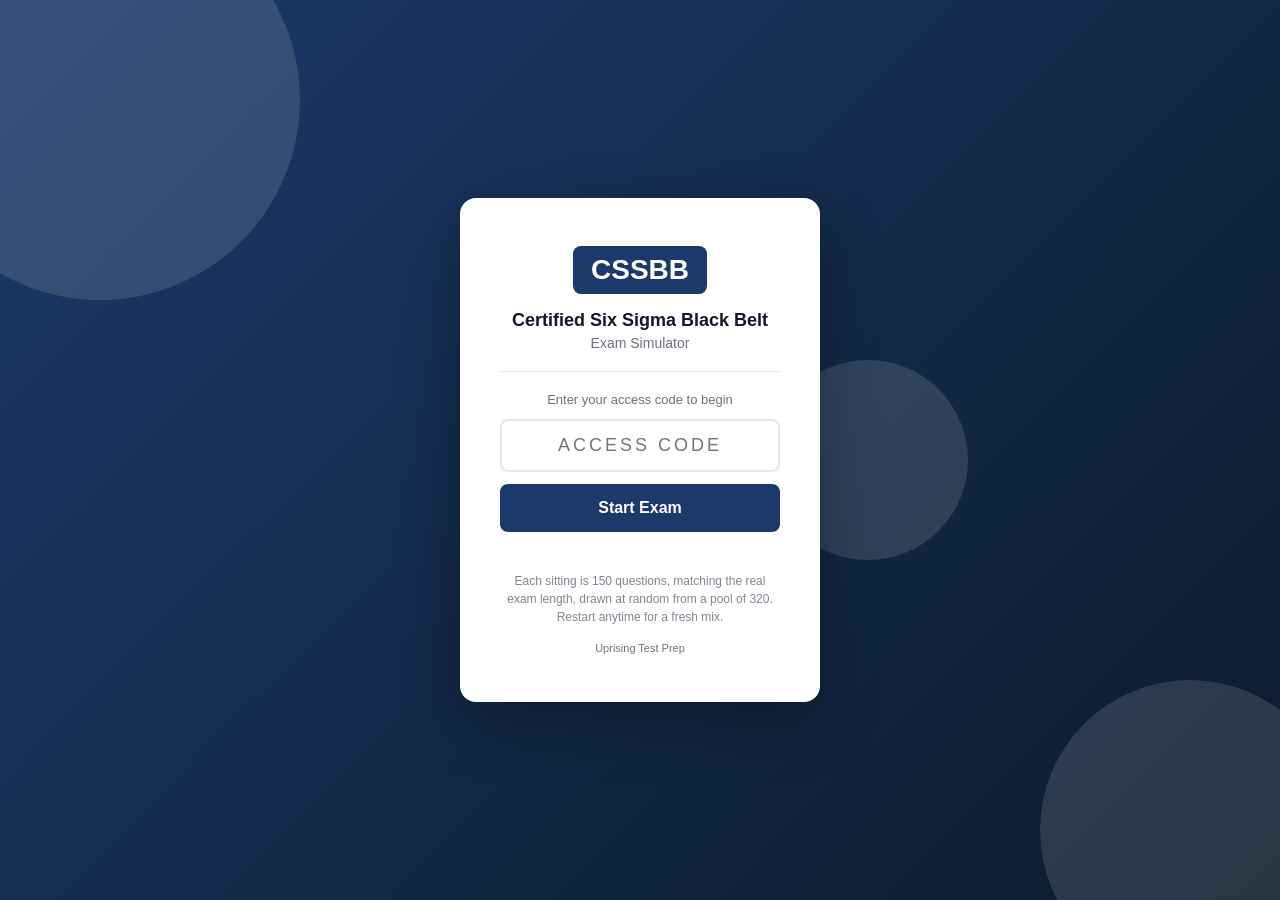
<file: index.html>
<!DOCTYPE html>
<html lang="en">
<head>
  <meta charset="UTF-8" />
  <meta name="viewport" content="width=device-width, initial-scale=1.0, viewport-fit=cover" />
  <meta name="apple-mobile-web-app-capable" content="yes" />
  <meta name="apple-mobile-web-app-status-bar-style" content="black-translucent" />
  <title>CSSBB Exam Simulator</title>
  <link rel="stylesheet" href="style.css" />
</head>
<body>

<div id="access-gate">
  <div class="gate-bg-shapes">
    <div class="shape shape-1"></div>
    <div class="shape shape-2"></div>
    <div class="shape shape-3"></div>
  </div>
  <div class="gate-card">
    <div class="gate-logo">
      <div class="logo-badge">CSSBB</div>
    </div>
    <h1 class="gate-title">Certified Six Sigma Black Belt</h1>
    <p class="gate-subtitle">Exam Simulator</p>
    <div class="gate-divider"></div>
    <p class="gate-instruction">Enter your access code to begin</p>
    <input type="text" id="access-code-input" class="gate-input"
           placeholder="Access Code" autocomplete="off"
           maxlength="20" spellcheck="false" />
    <button id="access-btn" class="gate-btn">Start Exam</button>
    <p id="access-error" class="gate-error"></p>
    <p class="gate-pool-note">Each sitting is 150 questions, matching the real exam length, drawn at random from a pool of 320. Restart anytime for a fresh mix.</p>
    <p class="gate-hint">Uprising Test Prep</p>
  </div>
</div>

<div id="app" style="display:none">
  <header class="top-bar">
    <div class="bar-left">
      <span class="bar-logo">CSSBB</span>
      <span class="bar-title">Exam Simulator</span>
    </div>
    <div class="bar-right">
      <span class="bar-timer" id="timer-display">--:--</span>
      <button class="bar-btn" id="flag-btn">Flag</button>
      <button class="bar-btn bar-btn-primary" id="submit-btn">
        <span class="btn-full">Submit Exam</span>
        <span class="btn-short">Submit</span>
      </button>
    </div>
  </header>

  <div class="progress-strip">
    <div class="progress-bar" id="progress-bar"></div>
  </div>

  <main class="exam-main">
    <div class="question-panel">
      <div class="q-meta">
        <span id="q-counter"></span>
        <span class="q-pool-chip" title="This sitting is 150 questions, matching the real exam length, drawn at random from a pool of 320. Restart for a fresh mix.">320 Questions Available</span>
        <span id="q-domain" class="q-domain-tag"></span>
        <span id="q-flag-indicator" class="flag-chip" style="display:none">Flagged</span>
      </div>
      <!-- Shared text for a linked cluster (a clinical case, a reading
           passage). It sits ABOVE the stem, which is the one thing that
           legitimately precedes it, and repeats on every question in the
           cluster so nobody has to page backwards. -->
      <div id="q-cluster-wrap" class="cluster-wrap" style="display:none"></div>
      <p id="question-text" class="q-text"></p>
      <!-- The picture sits BELOW the question text so the simulator matches
           the printed book exactly: stem, then picture, then options. They
           used to disagree (book put the picture under the stem, simulator put
           it above), so no single wording could be true in both places, and
           184 of MLPAO's 185 image questions said "shown above" while the
           book printed the picture below the sentence. Write stems with
           neutral wording ("the strip shown", "the diagram shows") and this
           whole class of bug cannot come back. -->
      <div id="q-image-wrap" style="display:none; margin-bottom:14px;"></div>
      <div id="options-list" class="options-list"></div>
      <div id="explanation-box" class="explanation-box" style="display:none">
        <div class="explanation-label">Explanation</div>
        <p id="explanation-text" class="explanation-text"></p>
      </div>
    </div>
    <div class="nav-bar">
      <button class="nav-btn" id="prev-btn">&#8592; Prev</button>
      <button class="nav-btn nav-btn-map" id="map-btn">Question Map</button>
      <button class="nav-btn nav-btn-next" id="next-btn">Next &#8594;</button>
    </div>
  </main>
</div>

<!-- Question Map Modal -->
<div id="map-modal" style="display:none">
  <div class="map-backdrop" id="map-backdrop"></div>
  <div class="map-panel">
    <div class="map-header">
      <span class="map-title">Question Map</span>
      <button id="map-close" class="map-close-btn">&#x2715; Close</button>
    </div>
    <div class="map-legend">
      <span class="leg-item"><span class="leg-swatch leg-answered"></span>Answered</span>
      <span class="leg-item"><span class="leg-swatch leg-flagged"></span>Flagged</span>
      <span class="leg-item"><span class="leg-swatch leg-unanswered"></span>Unanswered</span>
    </div>
    <div id="q-grid" class="q-grid"></div>
  </div>
</div>

<div id="results-screen" style="display:none">
  <div class="results-card">
    <div class="res-header">
      <div class="res-badge">CSSBB</div>
      <h2 id="res-status" class="res-status"></h2>
      <p id="res-score" class="res-score"></p>
    </div>
    <div id="res-domains" class="res-domains"></div>
    <p class="mode-pool-note">This sitting drew 150 questions from a pool of 320. Restart for a fresh mix.</p>
    <button id="res-review-btn" class="res-btn">Review Answers</button>
    <button id="res-restart-btn" class="res-btn res-btn-secondary">Restart</button>
  </div>
</div>

<script src="questions.js"></script>
<script src="app.js"></script>
</body>
</html>
</file>
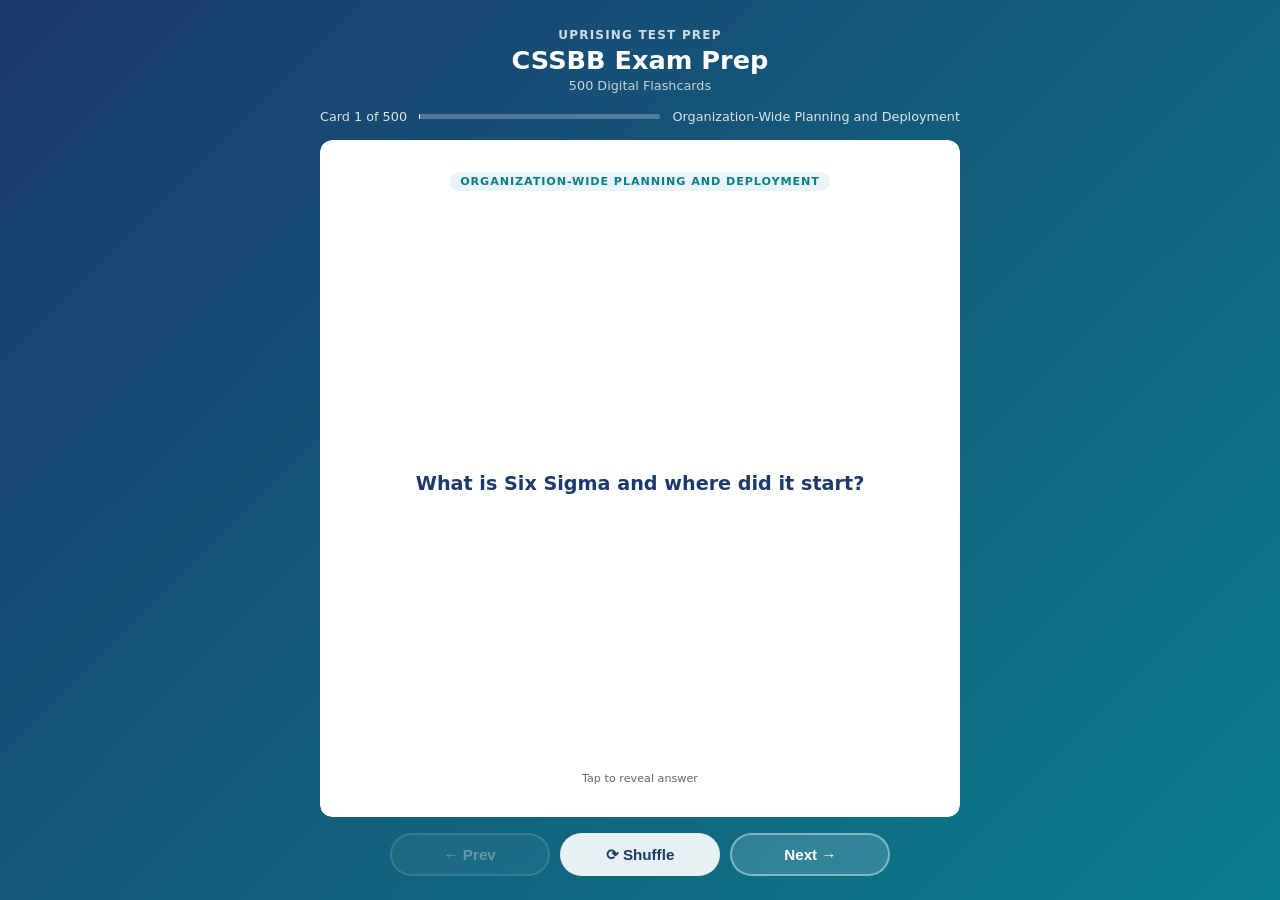
<file: flashcards/index.html>
<!DOCTYPE html>
<html lang="en">
<head>
  <meta charset="UTF-8">
  <meta name="viewport" content="width=device-width, initial-scale=1.0">
  <title>CSSBB Exam Prep: Flashcards</title>
  <style>
    :root {
      --blue:   #1B3A6B;
      --teal:   #0A7E8C;
      --ltblue: #E8F4F8;
      --white:  #FFFFFF;
      --text:   #1A1A1A;
      --muted:  #666;
      --radius: 12px;
    }
    * { box-sizing: border-box; margin: 0; padding: 0; }
    html, body { height: 100%; }
    body {
      font-family: 'Segoe UI', system-ui, sans-serif;
      background: linear-gradient(135deg, var(--blue) 0%, var(--teal) 100%);
      /* Pinned, not min-height: the page must never grow, or the controls
         get pushed below the fold on iOS where 100dvh and height:100%
         disagree. The height:100% rule above is the pre-dvh fallback. */
      height: 100dvh;
      max-height: 100dvh;
      overflow: hidden;
      display: flex;
      flex-direction: column;
      align-items: center;
      padding: 1.25rem 1rem 1rem;
      gap: 0.75rem;
      overflow-x: hidden;
    }
    header { text-align: center; color: #fff; flex-shrink: 0; }
    header .brand { font-size: 0.75rem; font-weight: 700; letter-spacing: 0.1em; opacity: 0.8; text-transform: uppercase; }
    header h1 { font-size: 1.3rem; font-weight: 800; margin-top: 0.2rem; }
    header .subtitle { font-size: 0.8rem; opacity: 0.75; margin-top: 0.15rem; }
    #progress-info {
      display: flex; align-items: center; gap: 0.75rem;
      color: rgba(255,255,255,0.85); font-size: 0.8rem;
      flex-shrink: 0; width: 100%; max-width: 640px;
    }
    #progress-bar-track {
      flex: 1; background: rgba(255,255,255,0.25);
      border-radius: 4px; height: 5px;
    }
    #progress-bar-fill { height: 100%; background: #fff; border-radius: 4px; transition: width 0.3s; }
    .card-scene {
      width: 100%; max-width: 640px;
      perspective: 1200px;
      cursor: pointer;
      flex: 1; min-height: 0;
      display: flex; flex-direction: column;
    
      /* WebKit does not clip overflow inside a preserve-3d context, so the
         answer pane's own clip is dropped and a long answer paints over the
         Prev/Next row. This element only sets the perspective and is NOT
         itself in the 3D context, so its clip is honoured in every engine. */
      overflow: hidden;
      border-radius: var(--radius);
    }
    .card-inner {
      position: relative; width: 100%;
      flex: 1; min-height: 0;
      transition: transform 0.55s cubic-bezier(.4,0,.2,1);
      transform-style: preserve-3d;
    }
    .card-scene.flipped .card-inner { transform: rotateY(180deg); }
    .card-face {
      position: absolute; inset: 0;
      backface-visibility: hidden; -webkit-backface-visibility: hidden;
      border-radius: var(--radius);
      display: flex; flex-direction: column;
      padding: 1.5rem 1.75rem;
      box-shadow: 0 12px 40px rgba(0,0,0,0.2);
      overflow: hidden;
    
      /* Painting through a mask forces WebKit to allocate a real clipping
         layer for a 3D-transformed element, which is what makes the
         overflow:hidden and the rounded corners above actually apply. */
      -webkit-mask-image: -webkit-radial-gradient(#fff, #000);
              mask-image: radial-gradient(#fff, #000);
    }
    .card-front { background: var(--white); align-items: center; justify-content: center; }
    .card-back  { background: var(--ltblue); transform: rotateY(180deg); }
    .card-badge {
      font-size: 0.7rem; font-weight: 700; text-transform: uppercase;
      letter-spacing: 0.08em;
      background: var(--ltblue); color: var(--teal);
      padding: 0.2rem 0.65rem; border-radius: 20px;
      margin-bottom: 0.85rem; flex-shrink: 0;
    }
    .card-back .card-badge { background: rgba(10,126,140,0.12); }
    .card-front .q-text {
      font-size: 1.1rem; font-weight: 600; color: var(--blue); line-height: 1.55;
      text-align: center; overflow-y: auto; flex: 1;
      display: flex; align-items: center; justify-content: center;
      scrollbar-width: thin; scrollbar-color: rgba(27,58,107,0.3) transparent;
    }
    .card-back .a-label { font-size: 0.7rem; font-weight: 700; color: var(--teal); text-transform: uppercase; letter-spacing: 0.08em; margin-bottom: 0.4rem; flex-shrink: 0; }
    .card-back .a-text  {
      font-size: 0.975rem; color: var(--text); line-height: 1.65;
      overflow-y: auto; flex: 1; min-height: 0; padding-right: 4px;
      scrollbar-width: thin; scrollbar-color: rgba(10,126,140,0.4) transparent;
    
      -webkit-overflow-scrolling: touch;
      overscroll-behavior: contain;
    }
    .card-back .a-text::-webkit-scrollbar { width: 4px; }
    .card-back .a-text::-webkit-scrollbar-track { background: transparent; }
    .card-back .a-text::-webkit-scrollbar-thumb { background: rgba(10,126,140,0.4); border-radius: 4px; }
    .tap-hint { flex-shrink: 0; margin-top: 0.6rem; font-size: 0.7rem; color: var(--muted); text-align: center; }
    .card-back .tap-hint { color: var(--teal); opacity: 0.7; }
    .controls {
      display: flex; gap: 0.65rem; flex-wrap: nowrap;
      justify-content: center; flex-shrink: 0;
      width: 100%; max-width: 640px;
      padding-bottom: env(safe-area-inset-bottom, 0px);
    }
    .btn {
      padding: 0.6rem 1.2rem; border-radius: 50px;
      border: 2px solid rgba(255,255,255,0.4);
      background: rgba(255,255,255,0.15); color: #fff;
      font-weight: 700; font-size: 0.875rem; cursor: pointer;
      transition: all 0.2s; backdrop-filter: blur(4px);
      white-space: nowrap; flex: 1; max-width: 160px;
    }
    .btn:hover { background: rgba(255,255,255,0.3); border-color: rgba(255,255,255,0.7); }
    .btn:active { transform: scale(0.96); }
    .btn:disabled { opacity: 0.35; cursor: not-allowed; }
    .btn.btn-primary { background: rgba(255,255,255,0.9); color: var(--blue); border-color: transparent; }
    .btn.btn-primary:hover { background: #fff; }
    #loading { color: rgba(255,255,255,0.8); font-size: 1rem; text-align: center; padding: 3rem; flex: 1; }
    @media (min-width: 768px) {
      body { padding: 1.75rem 1.5rem 1.5rem; gap: 1rem; }
      header h1 { font-size: 1.6rem; }
      .card-face { padding: 2rem 2.5rem; }
      .card-front .q-text { font-size: 1.2rem; }
      .card-back .a-text { font-size: 1.05rem; }
      .btn { font-size: 0.95rem; padding: 0.65rem 1.4rem; }
    }
    @media (max-width: 380px) {
      body { padding: 0.75rem; gap: 0.5rem; }
      header .brand { font-size: 0.65rem; }
      header h1 { font-size: 1.1rem; }
      header .subtitle { display: none; }
      .card-face { padding: 1rem 1.1rem; }
      .card-front .q-text { font-size: 0.975rem; }
      .card-back .a-text { font-size: 0.875rem; }
      .btn { font-size: 0.8rem; padding: 0.5rem 0.75rem; }
    }
  </style>
</head>
<body>
<header>
  <div class="brand">Uprising Test Prep</div>
  <h1>CSSBB Exam Prep</h1>
  <div class="subtitle">500 Digital Flashcards</div>
</header>
<div id="progress-info">
  <span id="card-counter">Card 1 of 500</span>
  <div id="progress-bar-track"><div id="progress-bar-fill" style="width:0%"></div></div>
  <span id="domain-label"></span>
</div>
<div id="loading">Loading flashcards...</div>
<div class="card-scene" id="card-scene" style="display:none" onclick="flipCard()">
  <div class="card-inner" id="card-inner">
    <div class="card-face card-front">
      <div class="card-badge" id="front-badge"></div>
      <div class="q-text" id="q-text"></div>
      <div class="tap-hint">Tap to reveal answer</div>
    </div>
    <div class="card-face card-back">
      <div class="card-badge" id="back-badge">Answer</div>
      <div class="a-label">Answer</div>
      <div class="a-text" id="a-text"></div>
      <div class="tap-hint">Tap to flip back</div>
    </div>
  </div>
</div>
<div class="controls" id="controls" style="display:none">
  <button class="btn" id="prev-btn" onclick="event.stopPropagation();move(-1)" disabled>&#8592; Prev</button>
  <button class="btn btn-primary" onclick="event.stopPropagation();shuffleCards()">&#10227; Shuffle</button>
  <button class="btn" id="next-btn" onclick="event.stopPropagation();move(1)">Next &#8594;</button>
</div>
<script>
const DOMAIN_LABELS = {
  organization_wide_planning_and_deployment: "Organization-Wide Planning and Deployment",
  organizational_process_management_and_measures: "Organizational Process Management and Measures",
  team_management: "Team Management",
  define: "Define",
  measure: "Measure",
  analyze: "Analyze",
  improve: "Improve",
  control: "Control",
  design_for_six_sigma: "Design for Six Sigma",
};
let cards   = [];
let current = 0;
async function init() {
  try {
    const res = await fetch('flashcards.json');
    if (!res.ok) throw new Error('Network error');
    cards = await res.json();
    document.getElementById('loading').style.display    = 'none';
    document.getElementById('card-scene').style.display = 'flex';
    document.getElementById('controls').style.display   = 'flex';
    show();
  } catch (e) {
    document.getElementById('loading').textContent = 'Error loading flashcards. Please try refreshing.';
  }
}
function domainLabel(key) {
  return DOMAIN_LABELS[key] || key.replace(/_/g, ' ').replace(/\b\w/g, c => c.toUpperCase());
}
function show() {
  const c = cards[current];
  document.getElementById('card-scene').classList.remove('flipped');
  document.getElementById('a-text').scrollTop = 0;
  const label = domainLabel(c.domain || c.chapter || '');
  document.getElementById('q-text').textContent       = c.front;
  document.getElementById('a-text').textContent       = c.back;
  document.getElementById('front-badge').textContent  = label;
  document.getElementById('back-badge').textContent   = label;
  document.getElementById('card-counter').textContent = `Card ${current+1} of ${cards.length}`;
  document.getElementById('domain-label').textContent = label;
  document.getElementById('progress-bar-fill').style.width = `${((current+1)/cards.length*100).toFixed(1)}%`;
  document.getElementById('prev-btn').disabled = current === 0;
  document.getElementById('next-btn').disabled = current === cards.length - 1;
}
function flipCard() { document.getElementById('card-scene').classList.toggle('flipped'); }
function move(dir) {
  const next = current + dir;
  if (next < 0 || next >= cards.length) return;
  current = next; show();
}
function shuffleCards() {
  for (let i = cards.length - 1; i > 0; i--) {
    const j = Math.floor(Math.random() * (i+1));
    [cards[i], cards[j]] = [cards[j], cards[i]];
  }
  current = 0; show();
}
document.addEventListener('keydown', e => {
  if (e.key === 'ArrowRight' || e.key === 'ArrowDown') move(1);
  else if (e.key === 'ArrowLeft' || e.key === 'ArrowUp') move(-1);
  else if (e.key === ' ' || e.key === 'Enter') { e.preventDefault(); flipCard(); }
});
init();
</script>
</body>
</html>
</file>
<file: style.css>
/* CSSBB Exam Simulator, Styles */
:root {
  --primary:   #1B3A6B;
  --pass:      #059669;
  --fail:      #DC2626;
  --bg:        #F3F4F8;
  --card:      #FFFFFF;
  --border:    #E2E8F0;
  --text:      #111827;
  --muted:     #6B7280;
  --radius:    10px;
}
*, *::before, *::after { box-sizing: border-box; margin: 0; padding: 0; }
body {
  font-family: -apple-system, BlinkMacSystemFont, "Segoe UI", sans-serif;
  background: var(--bg);
  color: var(--text);
  height: 100vh;
  height: 100dvh;
  overflow: hidden;
  -webkit-text-size-adjust: 100%;
}

/* ── Access Gate ─────────────────────────────────────────────────────────── */
#access-gate {
  display: flex;
  align-items: center;
  justify-content: center;
  height: 100vh;
  height: 100dvh;
  background: linear-gradient(135deg, var(--primary) 0%, #0d1b2a 100%);
  position: relative;
  overflow: hidden;
  padding: 20px;
  padding-top: max(20px, env(safe-area-inset-top));
  padding-bottom: max(20px, env(safe-area-inset-bottom));
}
.gate-bg-shapes { position: absolute; inset: 0; pointer-events: none; }
.shape { position: absolute; border-radius: 50%; opacity: .12; background: #fff; }
.shape-1 { width: 400px; height: 400px; top: -100px; left: -100px; }
.shape-2 { width: 300px; height: 300px; bottom: -80px; right: -60px; }
.shape-3 { width: 200px; height: 200px; top: 40%; left: 60%; }
.gate-card {
  background: #fff;
  border-radius: 16px;
  padding: 48px 40px;
  text-align: center;
  width: 100%;
  max-width: 360px;
  position: relative;
  z-index: 1;
  box-shadow: 0 20px 60px rgba(0,0,0,.3);
}
.logo-badge {
  display: inline-block;
  background: var(--primary);
  color: #fff;
  font-weight: 800;
  font-size: 28px;
  padding: 8px 18px;
  border-radius: 8px;
}
.gate-title { font-size: 18px; font-weight: 700; margin-top: 16px; color: var(--text); }
.gate-subtitle { color: var(--muted); font-size: 14px; margin-top: 4px; }
.gate-divider { height: 1px; background: var(--border); margin: 20px 0; }
.gate-instruction { font-size: 13px; color: var(--muted); margin-bottom: 12px; }
.gate-input {
  width: 100%;
  padding: 14px 16px;
  border: 2px solid var(--border);
  border-radius: 8px;
  font-size: 18px;
  text-align: center;
  text-transform: uppercase;
  letter-spacing: 3px;
  outline: none;
}
.gate-input:focus { border-color: var(--primary); }
.gate-btn {
  width: 100%;
  margin-top: 12px;
  padding: 15px;
  background: var(--primary);
  color: #fff;
  border: none;
  border-radius: 8px;
  font-size: 16px;
  font-weight: 600;
  cursor: pointer;
  -webkit-tap-highlight-color: transparent;
}
.gate-btn:hover { opacity: .9; }
.gate-error { color: var(--fail); font-size: 13px; margin-top: 8px; min-height: 18px; }
.gate-hint { color: var(--muted); font-size: 11px; margin-top: 16px; }
.gate-pool-note { color: var(--muted); opacity: .85; font-size: 12px; margin-top: 14px; line-height: 1.5; }
.mode-pool-note { color: var(--muted); opacity: .85; font-size: 12.5px; text-align: center; margin: 4px 0 16px; line-height: 1.5; }

/* ── App shell ───────────────────────────────────────────────────────────── */
#app {
  display: flex;
  flex-direction: column;
  height: 100vh;
  height: 100dvh;
  padding-top: env(safe-area-inset-top);
}
.top-bar {
  display: flex;
  justify-content: space-between;
  align-items: center;
  background: var(--primary);
  color: #fff;
  padding: 0 20px;
  padding-left: max(20px, env(safe-area-inset-left));
  padding-right: max(20px, env(safe-area-inset-right));
  height: 52px;
  flex-shrink: 0;
  gap: 8px;
}
.bar-left { display: flex; align-items: center; gap: 8px; min-width: 0; }
.bar-logo { font-weight: 800; font-size: 18px; flex-shrink: 0; }
.bar-title { font-size: 14px; opacity: .8; white-space: nowrap; overflow: hidden; text-overflow: ellipsis; }
.bar-right { display: flex; align-items: center; gap: 8px; flex-shrink: 0; }
.bar-timer {
  font-variant-numeric: tabular-nums;
  font-size: 16px;
  font-weight: 600;
  min-width: 68px;
  text-align: right;
}
.bar-btn {
  padding: 7px 13px;
  background: rgba(255,255,255,.15);
  border: 1px solid rgba(255,255,255,.3);
  color: #fff;
  border-radius: 6px;
  cursor: pointer;
  font-size: 13px;
  white-space: nowrap;
  -webkit-tap-highlight-color: transparent;
  touch-action: manipulation;
}
.bar-btn:hover { background: rgba(255,255,255,.25); }
.bar-btn-primary {
  background: #fff;
  color: var(--primary);
  border-color: #fff;
  font-weight: 600;
}
.bar-btn-primary:hover { background: #f0f0f0; }
.btn-short { display: none; }
.btn-full  { display: inline; }

.progress-strip { height: 4px; background: rgba(0,0,0,.1); flex-shrink: 0; }
.progress-bar   { height: 100%; background: #4ade80; transition: width .3s; }

/* ── Main exam area ──────────────────────────────────────────────────────── */
.exam-main {
  flex: 1;
  overflow: hidden;
  display: flex;
  flex-direction: column;
  padding: 16px 20px 0;
  padding-left: max(16px, env(safe-area-inset-left));
  padding-right: max(16px, env(safe-area-inset-right));
  min-height: 0;
}
.question-panel { flex: 1; overflow-y: auto; padding-bottom: 12px; -webkit-overflow-scrolling: touch; }
.q-meta {
  display: flex;
  align-items: center;
  gap: 8px;
  margin-bottom: 12px;
  font-size: 13px;
  color: var(--muted);
  flex-wrap: wrap;
}
.q-domain-tag {
  background: var(--primary);
  color: #fff;
  padding: 2px 8px;
  border-radius: 4px;
  font-size: 11px;
  font-weight: 600;
}
.q-pool-chip {
  background: #EEF2FF;
  background: color-mix(in srgb, var(--primary) 12%, #fff);
  color: var(--primary);
  border: 1px solid var(--primary);
  padding: 2px 8px;
  border-radius: 10px;
  font-size: 11px;
  font-weight: 700;
  cursor: help;
  white-space: nowrap;
}
.flag-chip {
  background: #FEF3C7;
  color: #92400E;
  padding: 2px 8px;
  border-radius: 4px;
  font-size: 11px;
  font-weight: 600;
}
.cluster-wrap {
  border-left: 4px solid var(--primary, #1B3A6B);
  background: #F2F6FC; border-radius: 8px;
  padding: 10px 14px; margin-bottom: 16px;
}
.cluster-label {
  font-size: 11px; font-weight: 700; letter-spacing: 0.06em;
  text-transform: uppercase; color: var(--primary, #1B3A6B); margin-bottom: 6px;
}
.cluster-body {
  max-height: 38vh; overflow-y: auto; font-size: 15px; line-height: 1.6;
  -webkit-overflow-scrolling: touch;
}
.cluster-body p + p { margin-top: 10px; }
@media (min-width: 1100px) { .cluster-body { max-height: 52vh; } }

.q-image {
  max-width: 100%;
  /* Cap the height too. With only max-width, a tall exhibit renders at full
     width and pushes the stem and every option below the fold, so the question
     looks like it has no answers until the candidate scrolls. Found on CNPLE. */
  max-height: 62vh;
  width: auto;
  height: auto;
  object-fit: contain;
  border-radius: 6px;
  border: 1px solid var(--border);
  display: block;
  margin-bottom: 14px;
}
.q-text { font-size: 16px; line-height: 1.65; margin-bottom: 20px; }
.options-list { display: flex; flex-direction: column; gap: 10px; }
.option {
  display: flex;
  align-items: flex-start;
  gap: 12px;
  padding: 15px 16px;
  background: var(--card);
  border: 2px solid var(--border);
  border-radius: var(--radius);
  cursor: pointer;
  transition: .15s;
  -webkit-tap-highlight-color: transparent;
  touch-action: manipulation;
  min-height: 52px;
}
.option:hover  { border-color: var(--primary); background: #F8FAFF; }
.option.selected  { border-color: var(--primary); background: #EEF3FF; }
.option.correct   { border-color: #059669; background: #ECFDF5; }
.option.incorrect { border-color: #DC2626; background: #FEF2F2; }
.explanation-box {
  margin-top: 20px;
  padding: 16px 18px;
  background: #F0F9FF;
  border-left: 4px solid #2563EB;
  border-radius: 6px;
}
.explanation-label {
  font-size: 11px;
  font-weight: 700;
  text-transform: uppercase;
  letter-spacing: .06em;
  color: #2563EB;
  margin-bottom: 8px;
}
.explanation-text { font-size: 14.5px; line-height: 1.7; color: #1e293b; margin: 0; }
.opt-letter { font-weight: 700; font-size: 15px; color: var(--primary); min-width: 22px; padding-top: 1px; flex-shrink: 0; }
.opt-text   { font-size: 15px; line-height: 1.5; }

/* ── Nav bar ─────────────────────────────────────────────────────────────── */
.nav-bar {
  display: flex;
  align-items: center;
  gap: 8px;
  padding: 10px 0;
  padding-bottom: max(14px, env(safe-area-inset-bottom));
  flex-shrink: 0;
}
.nav-btn {
  flex: 1;
  padding: 13px 8px;
  background: var(--card);
  border: 1px solid var(--border);
  border-radius: 8px;
  cursor: pointer;
  font-size: 15px;
  font-weight: 500;
  text-align: center;
  -webkit-tap-highlight-color: transparent;
  touch-action: manipulation;
  min-height: 48px;
}
.nav-btn:hover      { background: #f0f0f0; }
.nav-btn-map {
  background: var(--bg);
  border-color: var(--primary);
  color: var(--primary);
  font-weight: 600;
}
.nav-btn-map:hover { background: #EEF3FF; }
.nav-btn-next {
  background: var(--primary);
  color: #fff;
  border-color: var(--primary);
}
.nav-btn-next:hover { opacity: .9; }

/* ── Question Map Modal ──────────────────────────────────────────────────── */
#map-modal {
  position: fixed;
  inset: 0;
  z-index: 1000;
  display: flex;
  flex-direction: column;
  justify-content: flex-end;
}
.map-backdrop { position: absolute; inset: 0; background: rgba(0,0,0,.5); }
.map-panel {
  position: relative;
  background: #fff;
  border-radius: 20px 20px 0 0;
  padding: 20px;
  padding-bottom: max(20px, env(safe-area-inset-bottom));
  max-height: 80vh;
  max-height: 80dvh;
  display: flex;
  flex-direction: column;
  box-shadow: 0 -4px 30px rgba(0,0,0,.2);
}
.map-header {
  display: flex;
  align-items: center;
  justify-content: space-between;
  margin-bottom: 12px;
  flex-shrink: 0;
}
.map-title { font-size: 17px; font-weight: 700; color: var(--text); }
.map-close-btn {
  padding: 8px 16px;
  background: var(--bg);
  border: 1px solid var(--border);
  border-radius: 8px;
  cursor: pointer;
  font-size: 14px;
  font-weight: 500;
  min-height: 40px;
  -webkit-tap-highlight-color: transparent;
  touch-action: manipulation;
}
.map-close-btn:hover { background: #e5e7eb; }
.map-legend { display: flex; gap: 16px; margin-bottom: 14px; flex-shrink: 0; flex-wrap: wrap; }
.leg-item { display: flex; align-items: center; gap: 6px; font-size: 13px; color: var(--muted); }
.leg-swatch {
  width: 16px;
  height: 16px;
  border-radius: 3px;
  border: 1px solid var(--border);
  background: var(--card);
  display: inline-block;
  flex-shrink: 0;
}
.leg-swatch.leg-answered  { background: var(--primary); border-color: var(--primary); }
.leg-swatch.leg-flagged   { background: #FEF3C7; border-color: #F59E0B; }
.leg-swatch.leg-unanswered { background: var(--card); }
.q-grid {
  display: flex;
  flex-wrap: wrap;
  gap: 6px;
  overflow-y: auto;
  flex: 1;
  padding-bottom: 8px;
  -webkit-overflow-scrolling: touch;
}
.grid-btn {
  width: 40px;
  height: 40px;
  border: 1px solid var(--border);
  border-radius: 6px;
  background: var(--card);
  font-size: 12px;
  cursor: pointer;
  font-weight: 500;
  -webkit-tap-highlight-color: transparent;
  touch-action: manipulation;
}
.grid-btn.answered { background: var(--primary); color: #fff; border-color: var(--primary); }
.grid-btn.flagged  { background: #FEF3C7; border-color: #F59E0B; }
.grid-btn.active   { outline: 3px solid var(--primary); outline-offset: 2px; }

/* ── Results ─────────────────────────────────────────────────────────────── */
#results-screen {
  display: flex;
  align-items: flex-start;
  justify-content: center;
  min-height: 100vh;
  min-height: 100dvh;
  background: var(--bg);
  overflow-y: auto;
  -webkit-overflow-scrolling: touch;
  padding: 20px 16px;
  padding-top: max(20px, env(safe-area-inset-top));
  padding-bottom: max(20px, env(safe-area-inset-bottom));
}
.results-card {
  background: var(--card);
  border-radius: 16px;
  padding: 40px;
  max-width: 480px;
  width: 100%;
  box-shadow: 0 8px 30px rgba(0,0,0,.1);
}
.res-header { text-align: center; margin-bottom: 24px; }
.res-badge {
  display: inline-block;
  background: var(--primary);
  color: #fff;
  font-weight: 800;
  font-size: 22px;
  padding: 6px 16px;
  border-radius: 8px;
}
.res-status { font-size: 36px; font-weight: 800; margin-top: 12px; }
.res-score  { font-size: 18px; color: var(--muted); margin-top: 4px; }
.res-domains { margin-bottom: 24px; display: flex; flex-direction: column; gap: 10px; }
.res-domain-row { display: flex; align-items: center; gap: 8px; font-size: 13px; }
.res-domain-name { width: 160px; font-weight: 500; flex-shrink: 0; }
.res-domain-bar-wrap { flex: 1; background: #E5E7EB; border-radius: 4px; height: 8px; overflow: hidden; }
.res-domain-bar { height: 100%; border-radius: 4px; transition: width .5s; }
.res-domain-pct { width: 36px; text-align: right; font-weight: 600; }
.res-btn {
  width: 100%;
  padding: 15px;
  background: var(--primary);
  color: #fff;
  border: none;
  border-radius: 8px;
  font-size: 15px;
  font-weight: 600;
  cursor: pointer;
  margin-bottom: 10px;
  min-height: 52px;
  -webkit-tap-highlight-color: transparent;
  touch-action: manipulation;
}
.res-btn:hover { opacity: .9; }
.res-btn-secondary {
  background: transparent;
  color: var(--primary);
  border: 2px solid var(--primary);
}
.res-btn-secondary:hover { background: var(--primary); color: #fff; }

/* ── Mobile breakpoint (phones ≤ 640px) ─────────────────────────────────── */
@media (max-width: 640px) {
  /* Gate card */
  .gate-card { padding: 32px 24px; }

  /* Top bar: hide long title text, swap Submit label */
  .bar-title  { display: none; }
  .btn-full   { display: none; }
  .btn-short  { display: inline; }
  .bar-right  { gap: 6px; }
  .bar-btn    { padding: 6px 10px; font-size: 12px; }
  .bar-timer  { font-size: 14px; min-width: 58px; }

  /* Exam main */
  .exam-main { padding: 12px 14px 0; }
  .q-text { font-size: 16px; }
  .opt-text { font-size: 15px; }

  /* Nav bar, bigger touch targets */
  .nav-btn { font-size: 14px; padding: 14px 6px; }

  /* Results */
  .results-card { padding: 28px 20px; }
  .res-domain-name { width: 110px; font-size: 12px; }
  .res-domain-pct  { font-size: 12px; }
  .res-status { font-size: 30px; }

  /* Map grid, slightly bigger buttons on phones */
  .grid-btn { width: 42px; height: 42px; }
}

/* ── Very small phones (≤ 380px) ────────────────────────────────────────── */
@media (max-width: 380px) {
  .bar-logo { font-size: 15px; }
  .bar-btn  { padding: 5px 8px; font-size: 11px; }
  .bar-timer { font-size: 13px; min-width: 52px; }
  .nav-btn  { font-size: 13px; }
  .grid-btn { width: 38px; height: 38px; font-size: 11px; }
}
</file>
